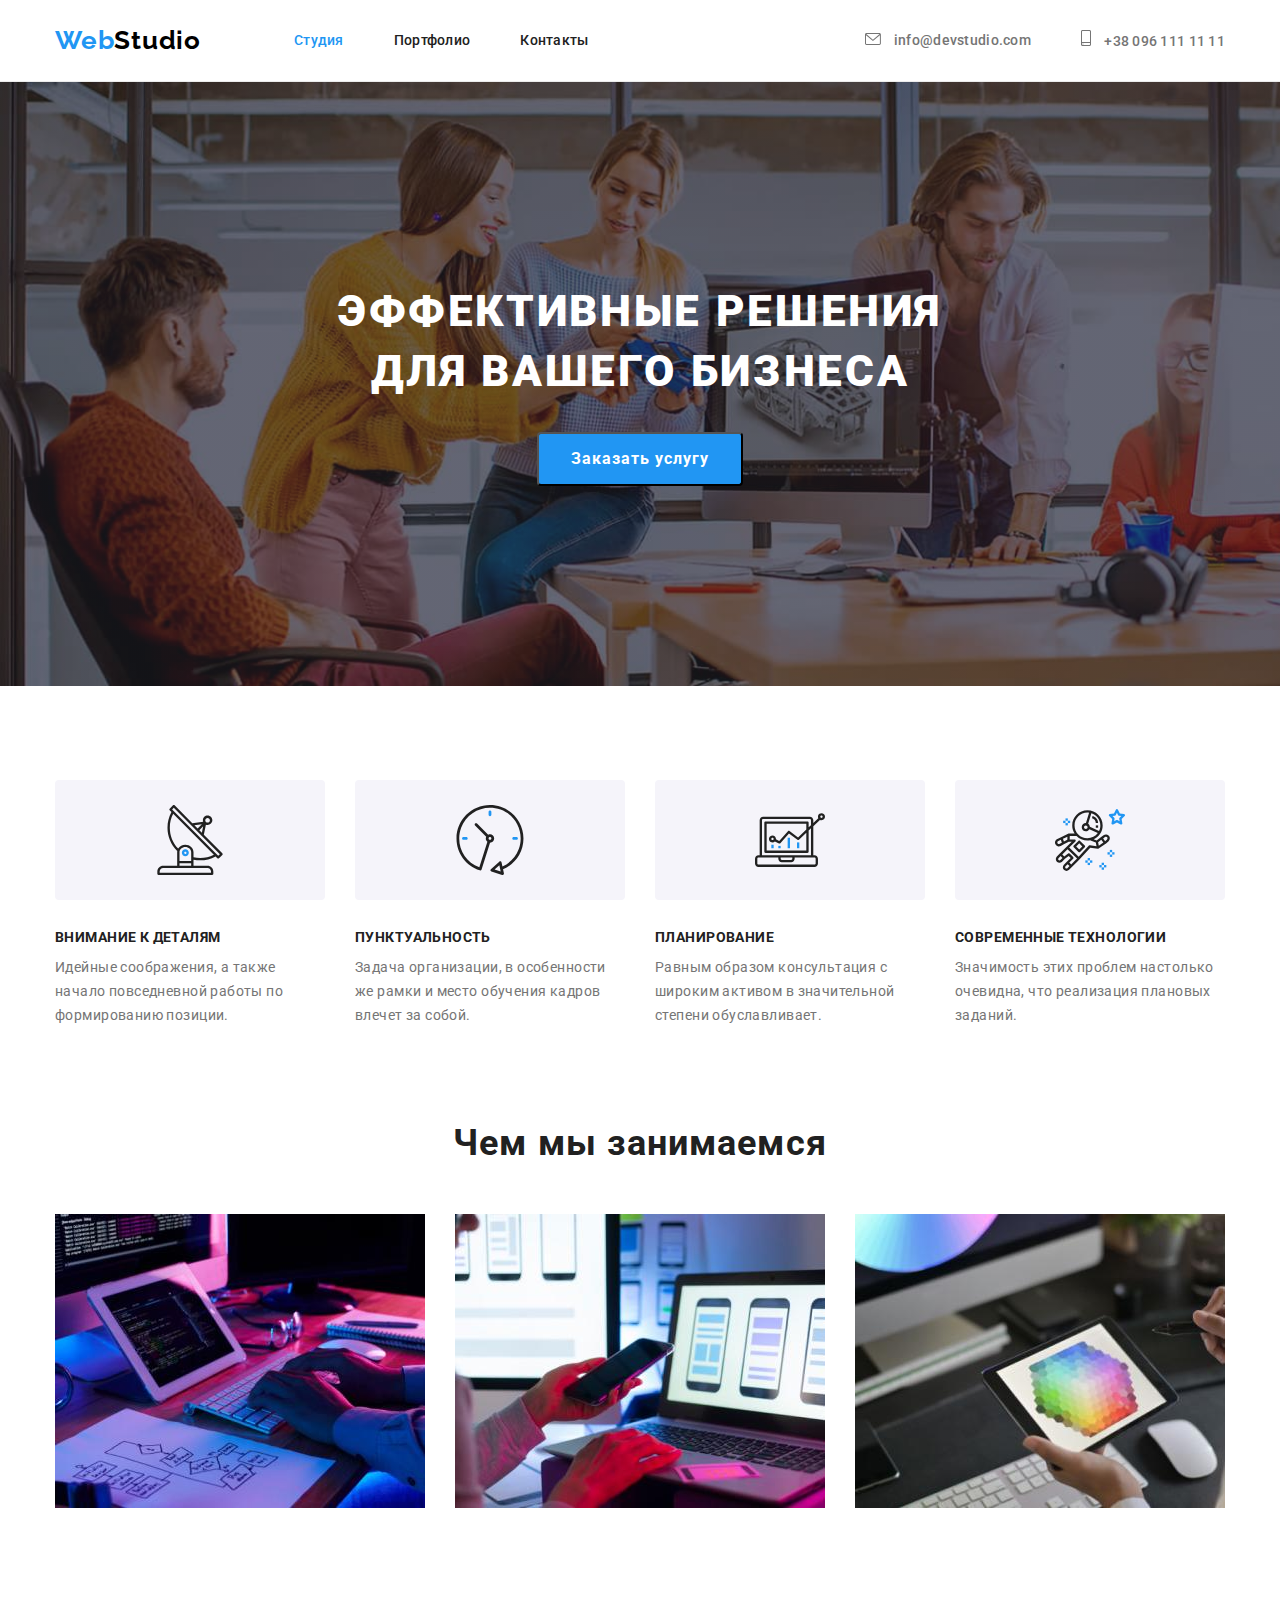
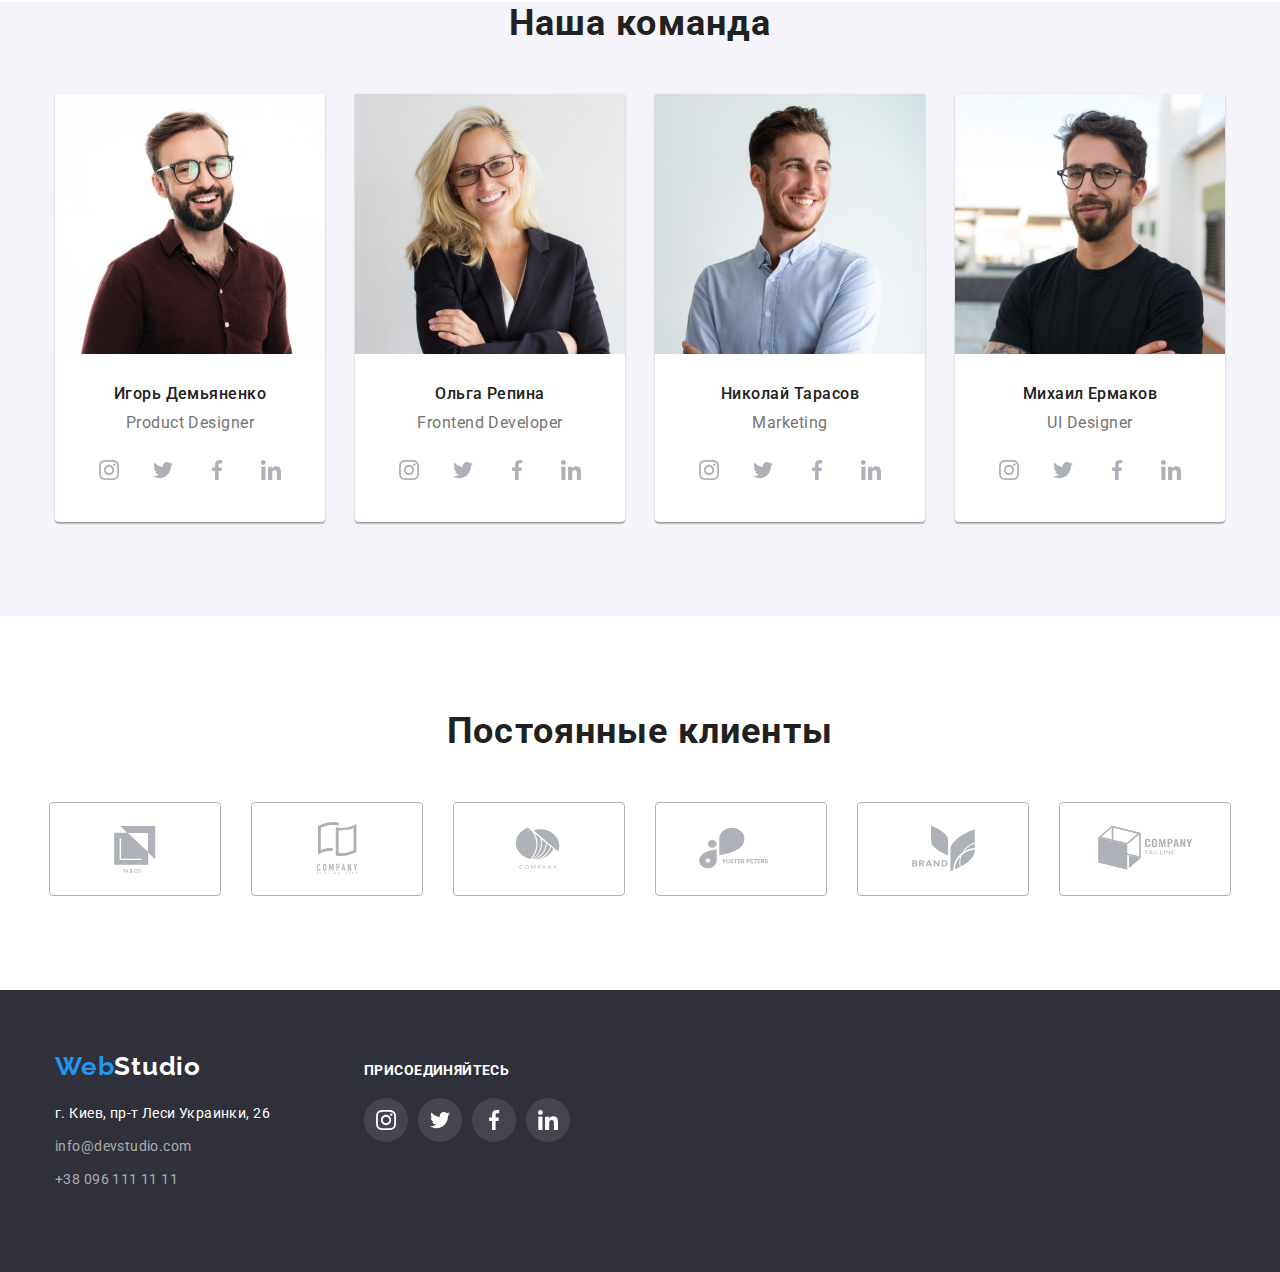
<file: index.html>
<!DOCTYPE html>
<html lang="ru">
<head>
    <meta charset="UTF-8">
    <meta http-equiv="X-UA-Compatible" content="IE=edge">
    <meta name="viewport" content="width=device-width, initial-scale=1.0">
    <title>homework4</title>
    <link rel="stylesheet" href="https://cdnjs.cloudflare.com/ajax/libs/modern-normalize/1.1.0/modern-normalize.css" integrity="sha512-Y0MM+V6ymRKN2zStTqzQ227DWhhp4Mzdo6gnlRnuaNCbc+YN/ZH0sBCLTM4M0oSy9c9VKiCvd4Jk44aCLrNS5Q==" crossorigin="anonymous" referrerpolicy="no-referrer" />
    <link rel="preconnect" href="https://fonts.googleapis.com">
    <link rel="preconnect" href="https://fonts.gstatic.com" crossorigin>
    <link href="https://fonts.googleapis.com/css2?family=Raleway:wght@700&family=Roboto:wght@400;500;700;900&display=swap" rel="stylesheet">
    <link rel="stylesheet" href="css/styles.css">
</head>

<body>
<!-- header -->
    <header class="top-line">
        <div class="container header-container">
        <nav class="navigation">
            <a href="./index.html" class="web-studio link">Web<span class="studio-up">Studio</span></a>

            <ul class="menu-nav list">
                <li class="menu-nav-item"><a href="./index.html" class=" menu-nav-link link current">Студия</a></li>
                <li class="menu-nav-item"><a href="./portfolio.html" class=" menu-nav-link link ">Портфолио</a></li>
                <li class="menu-nav-item"><a href="" class="menu-nav-link link">Контакты</a></li>
            </ul>
        </nav>
        <ul class="list headrer-contacts">
            <li class="contact-item"><a href="mailto:info@devstudio.com" class="contact-link link"> 
                <svg class="contact-item-icon" width="16px" height="12px">
                    <use href="./images/sprite.svg#icon-envelope"></use>
                </svg>
                <span lang="en">info@devstudio.com</span></a></li>
            <li class="contact-item"><a href="tel:+380961111111" class="contact-link link">
                <svg class="contact-item-icon" width="10px" height="16px">
                    <use href="./images/sprite.svg#icon-smartphone"></use>
                </svg>
                <span>+38 096 111 11 11</span></a></li>
        </ul>
    </div>
    </header>

    <!-- Основа -->
    <main>
            <!-- Шапка -->
            <section class="hero-section ">
                <div class="container ">
                    <h1 class="hero-title">Эффективные решения <br />
                        для вашего бизнеса</h1>
                    <button type="button" class="hero-button">Заказать услугу </button>
                </div>
            </section>
                <!-- Особености -->
        <section class="section features-section">      
            <div class="container">
                <!-- <h2></h2> -->
                <ul class="list features"> 
                    <li class="item">
                        <div class="features-icon-box">
                        <svg class="features-icon" width="70px" height="70">
                            <use href="./images/sprite.svg#icon-antenna"></use>
                        </svg>
                        </div>
                        <h3 class="title-features">Внимание к деталям</h3>
                        <p class="features-text">Идейные соображения, а также начало повседневной работы по формированию позиции.</p>
                    </li>
                    <li class="item">
                        <div class="features-icon-box">
                        <svg class="features-icon" width="70px" height="70">
                            <use href="./images/sprite.svg#icon-clock"></use>
                        </svg>
                        </div>
                        <h3 class="title-features">Пунктуальность</h3>
                        <p class="features-text">Задача организации, в особенности же рамки и место обучения кадров влечет за собой.</p>
                    </li>
                    <li class="item">
                        <div class="features-icon-box">
                        <svg class="features-icon" width="70px" height="70">
                            <use href="./images/sprite.svg#icon-diagram"></use>
                        </svg>
                        </div>
                        <h3 class="title-features">Планирование</h3>
                        <p class="features-text">Равным образом консультация с широким активом в значительной степени обуславливает.</p>
                    </li>
                    <li class="item">
                        <div class="features-icon-box">
                        <svg class="features-icon" width="70px" height="70">
                            <use href="./images/sprite.svg#icon-astronaut"></use>
                        </svg>
                        </div>
                        <h3 class="title-features">Современные технологии</h3>
                        <p class="features-text">Значимость этих проблем настолько очевидна, что реализация плановых заданий.</p>
                    </li>
                </ul>
        </div>
         </section>
        <!-- Чем мы занимаеся -->
        <section class="section">
            <div class="container">
                <h2 class="section-title">Чем мы занимаемся</h2>
                <ul class="list about-list">
                    <li class="item"><img src="./images/box1.jpg" alt="кодинг на IPad" width="370" /></li>
                    <li class="item"><img src="./images/box2.jpg" alt="верстка для IPhone" width="370"/></li>
                    <li class="item"><img src="./images/box3.jpg" alt="палитра на IPad" width="370"/></li>
                </ul>
            </div>
        </section>
        <!-- Наша команда -->
        <section class="team-section section">
            <div class="container">
                <h2 class="section-title">Наша команда</h2>
                <ul class="list team-list">
                    <li class="team-card"><img src="./images/igor.jpg" alt="Игорь Демьяненко" width="270"/>
                        <div class="member-description">
                            <h4 class="member-name">Игорь Демьяненко</h4>
                            <p class="member-position" lang="en">Product Designer</p>
                            <ul class="social-list">
                                <li class="social-list-item list">
                                    <a href="" class="social-list-link">
                                        <svg class="social-list-icon" width="20" height="20">
                                            <use href="./images/sprite.svg#icon-instagram"></use>
                                        </svg>
                                    </a>
                                    </li>
                                <li class="social-list-item list">
                                    <a class="social-list-link" href="">
                                        <svg class="social-list-icon" width="20" height="20">
                                            <use href="./images/sprite.svg#icon-twitter"></use>
                                        </svg>
                                    </a>
                                    </li>
                                <li class="social-list-item list">
                                    <a href="" class="social-list-link">
                                        <svg class="social-list-icon" width="20" height="20">
                                            <use href="./images/sprite.svg#icon-facebook"></use>
                                        </svg>
                                </a>
                                </li>
                                <li class="social-list-item list">
                                    <a href="" class="social-list-link">
                                        <svg class="social-list-icon" width="20" height="20">
                                            <use href="./images/sprite.svg#icon-linkedin"></use>
                                        </svg>
                                    </a>
                                </li>
                            </ul>
                        </div>
                    </li>
                    <li class="team-card"><img src="./images/olga.jpg" alt="Ольга Репина" width="270"/>
                        <div class="member-description">
                            <h4 class="member-name">Ольга Репина</h4>   
                            <p class="member-position" lang="en">Frontend Developer</p>
                            <ul class="social-list">
                                <li class="social-list-item list">
                                    <a href="" class="social-list-link">
                                        <svg class="social-list-icon" width="20" height="20">
                                            <use href="./images/sprite.svg#icon-instagram"></use>
                                        </svg>
                                    </a>
                                 </li>                                        
                                <li class="social-list-item list">
                                    <a class="social-list-link" href="" >
                                        <svg class="social-list-icon" width="20" height="20">
                                            <use href="./images/sprite.svg#icon-twitter"></use>
                                        </svg>
                                     </a>
                                 </li>
                                <li class="social-list-item list">
                                    <a href="" class="social-list-link">
                                        <svg class="social-list-icon" width="20" height="20">
                                            <use href="./images/sprite.svg#icon-facebook"></use>
                                        </svg>
                                    </a>
                                    </li>
                                <li class="social-list-item list">
                                    <a href="" class="social-list-link">
                                        <svg class="social-list-icon" width="20" height="20">
                                            <use href="./images/sprite.svg#icon-linkedin"></use>
                                        </svg>
                                    </a></li>
                            </ul>
                        </div>
                    </li>
                    <li class="team-card"><img src="./images/nikola.jpg" alt="Николай Тарасов" width="270"/>
                        <div class="member-description">
                            <h4 class="member-name">Николай Тарасов</h4>
                            <p class="member-position" lang="en">Marketing</p>
                <ul class="social-list">
                    <li class="social-list-item list">
                        <a href="" class="social-list-link">
                            <svg class="social-list-icon" width="20" height="20">
                                <use href="./images/sprite.svg#icon-instagram"></use>
                            </svg>
                        </a>
                    </li>
                    <li class="social-list-item list">
                        <a class="social-list-link" href="">
                            <svg class="social-list-icon" width="20" height="20">
                                <use href="./images/sprite.svg#icon-twitter"></use>
                            </svg>
                        </a>
                    </li>
                    <li class="social-list-item list">
                        <a href="" class="social-list-link">
                            <svg class="social-list-icon" width="20" height="20">
                                <use href="./images/sprite.svg#icon-facebook"></use>
                            </svg>
                        </a>
                    </li>
                    <li class="social-list-item list">
                        <a href="" class="social-list-link">
                            <svg class="social-list-icon" width="20" height="20">
                                <use href="./images/sprite.svg#icon-linkedin"></use>
                            </svg>
                        </a>
                    </li>
                            </ul>
                        </div>
                    </li>
                    <li class="team-card"><img src="./images/michael.jpg" alt="Михаил Ермаков" width="270"/>
                        <div class="member-description">
                            <h4 class="member-name">Михаил Ермаков</h4>
                            <p class="member-position" lang="en">UI Designer</p>
                <ul class="social-list">
                    <li class="social-list-item list">
                        <a href="" class="social-list-link">
                            <svg class="social-list-icon" width="20" height="20">
                                <use href="./images/sprite.svg#icon-instagram"></use>
                            </svg>
                        </a>
                    </li>
                    <li class="social-list-item list">
                        <a class="social-list-link" href="">
                            <svg class="social-list-icon" width="20" height="20">
                                <use href="./images/sprite.svg#icon-twitter"></use>
                            </svg>
                        </a>
                    </li>
                    <li class="social-list-item list">
                        <a href="" class="social-list-link">
                            <svg class="social-list-icon" width="20" height="20">
                                <use href="./images/sprite.svg#icon-facebook"></use>
                            </svg>
                        </a>
                    </li>
                    <li class="social-list-item list">
                        <a href="" class="social-list-link">
                            <svg class="social-list-icon" width="20" height="20">
                                <use href="./images/sprite.svg#icon-linkedin"></use>
                            </svg>
                        </a>
                    </li>
                            </ul>
                        </div>
                    </li>

                </ul>
        </div>
        </section>

<!-- Постоянные клиенты -->
        <section class="client-section section">
            <div class="container">
                <h2 class="section-title">Постоянные клиенты</h2>
                <ul class="list client-list">
                    <li class="client-list-item">
                    <a href="" class="client-list-link">
                        <svg class="client-list-icon" width="170" height="92">
                            <use href="./images/sprite.svg#icon-Client_1"></use>
                        </svg></a></li>
                    <li class="client-list-item">
                    <a href="" class="client-list-link">
                        <svg class="client-list-icon" width="170" height="92">
                            <use href="./images/sprite.svg#icon-Client_2"></use>
                        </svg></a></li>
                    <li class="client-list-item">
                    <a href="" class="client-list-link">
                        <svg class="client-list-icon" width="170" height="92">
                            <use href="./images/sprite.svg#icon-Client_3"></use>
                        </svg></a></li>
                    <li class="client-list-item">
                    <a href="" class="client-list-link">
                        <svg class="client-list-icon" width="170" height="92">
                            <use href="./images/sprite.svg#icon-Client_4"></use>
                        </svg></a></li>
                    <li class="client-list-item">
                    <a href="" class="client-list-link">
                        <svg class="client-list-icon" width="170" height="92">
                            <use href="./images/sprite.svg#icon-Client_5"></use>
                        </svg></a></li>
                    <li class="client-list-item">
                    <a href="" class="client-list-link">
                        <svg class="client-list-icon" width="170" height="92">
                            <use href="./images/sprite.svg#icon-Client_6"></use>
                        </svg></a></li>
                </ul>
            </div>
        </section>


    </main>
<!-- Футер -->
    <footer class="footer">
        <div class="container navi-footer">
            <div class="web-studio-footer">   
            <address class="adress">
            <ul class="list">
                <li class="web-studio-down"><a href="./index.html" class="web-studio  link">Web<span class="studio-down" lang="en">Studio</span></a></li>
                <li class="adress-item">
                    <a href="https://goo.gl/maps/PEtUD6FRup9HMeJw8" class="map-link link">г. Киев, пр-т Леси Украинки, 26</a>
                </li>
                <li class="adress-item"><a href="mailto:info@devstudio.com" class="contacts link" lang="en">info@devstudio.com</a></li>
                <li class="adress-item"><a href="tel:+380961111111" class="contacts link">+38 096 111 11 11</a></li>
            </ul>
            </address>
        </div>
            <div class="footer-social"><p class="footer-social-title"> присоединяйтесь</p>
            <ul class="social-list"> 
                <li class="social-list-item list">
                    <a href="" class="footer-social-link social-list-link">
                        <svg class="footer-social-icon social-list-icon" width="20" height="20">
                            <use href="./images/sprite.svg#icon-instagram"></use>
                        </svg>
                    </a>
                </li>
                <li class="social-list-item list">
                    <a class="footer-social-link social-list-link" href="">
                        <svg class="footer-social-icon social-list-icon" width="20" height="20">
                            <use href="./images/sprite.svg#icon-twitter"></use>
                        </svg>
                    </a>
                </li>
                <li class="social-list-item list">
                    <a href="" class="footer-social-link social-list-link">
                        <svg class="footer-social-icon social-list-icon" width="20" height="20">
                            <use href="./images/sprite.svg#icon-facebook"></use>
                        </svg>
                    </a>
                </li>
                <li class="social-list-item list">
                    <a href="" class="footer-social-link social-list-link">
                        <svg class="footer-social-icon social-list-icon" width="20" height="20">
                            <use href="./images/sprite.svg#icon-linkedin"></use>
                        </svg>
                    </a>
                </li>
            </ul>
        </div>
    </div>

    </footer>

</body>
</html>
</file>
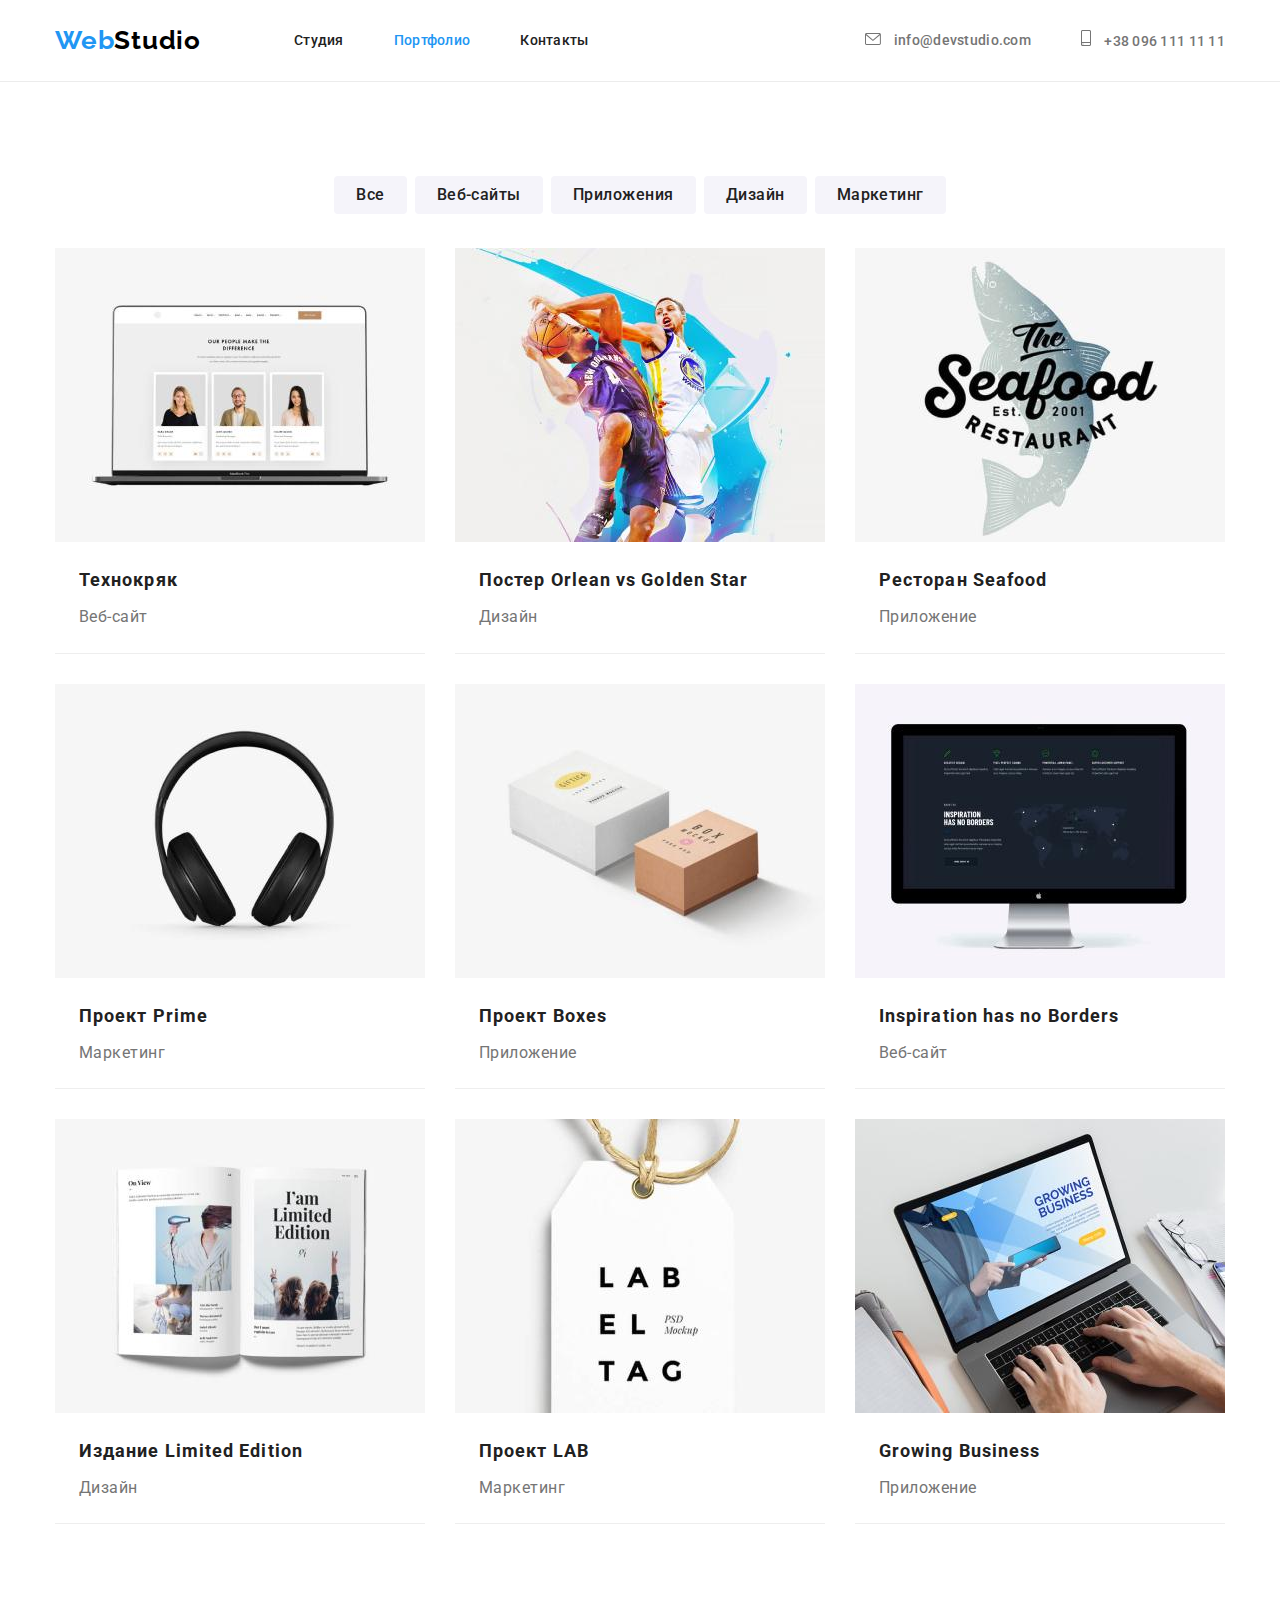
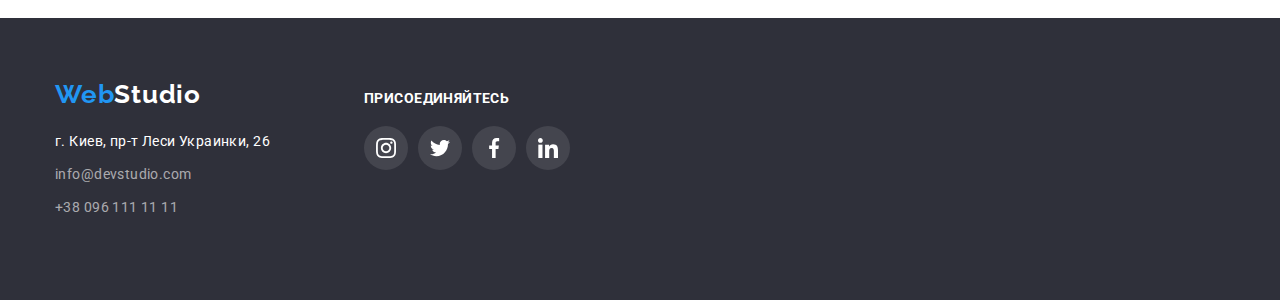
<file: portfolio.html>
<!DOCTYPE html>
<html lang="ru">
<head>
    <meta charset="UTF-8">
    <meta http-equiv="X-UA-Compatible" content="IE=edge">
    <meta name="viewport" content="width=device-width, initial-scale=1.0">
    <title>homework4</title>
    <link rel="stylesheet" href="https://cdnjs.cloudflare.com/ajax/libs/modern-normalize/1.1.0/modern-normalize.css" integrity="sha512-Y0MM+V6ymRKN2zStTqzQ227DWhhp4Mzdo6gnlRnuaNCbc+YN/ZH0sBCLTM4M0oSy9c9VKiCvd4Jk44aCLrNS5Q==" crossorigin="anonymous" referrerpolicy="no-referrer" />
    <link rel="preconnect" href="https://fonts.googleapis.com">
    <link rel="preconnect" href="https://fonts.gstatic.com" crossorigin>
    <link href="https://fonts.googleapis.com/css2?family=Raleway:wght@700&family=Roboto:wght@400;500;700;900&display=swap" rel="stylesheet">
    <link rel="stylesheet" href="css/styles.css">

</head>

<body>
<!-- header -->
    <header class="top-line">
        <div class="container header-container">
            <nav class="navigation">
                <a href="./index.html" class="web-studio link">Web<span class="studio-up">Studio</span></a>
    
                <ul class="menu-nav list">
                    <li class="menu-nav-item"><a href="./index.html" class=" menu-nav-link link">Студия</a></li>
                    <li class="menu-nav-item"><a href="./portfolio.html" class=" menu-nav-link link current">Портфолио</a></li>
                    <li class="menu-nav-item"><a href="" class="menu-nav-link link">Контакты</a></li>
                </ul>
            </nav>
            <ul class="list headrer-contacts">
                <li class="contact-item"><a href="mailto:info@devstudio.com" class="contact-link link">
                        <svg class="contact-item-icon" width="16px" height="12px">
                            <use href="./images/sprite.svg#icon-envelope"></use>
                        </svg>
                        <span lang="en">info@devstudio.com</span></a></li>
                <li class="contact-item"><a href="tel:+380961111111" class="contact-link link">
                        <svg class="contact-item-icon" width="10px" height="16px">
                            <use href="./images/sprite.svg#icon-smartphone"></use>
                        </svg>
                        <span>+38 096 111 11 11</span></a></li>
            </ul>
        </div>
    </header>

    <!-- Основа -->
    <main>
        <section class="section">
            <div class="container">
            <!-- Фильтр -->
                <ul class="list filter-buttons">
                    <li class="filter-button-item"><button type="button" class="filter-button">Все</button></li>
                    <li class="filter-button-item"><button type="button" class="filter-button">Веб-сайты</button></li>
                    <li class="filter-button-item"><button type="button" class="filter-button">Приложения</button></li>
                    <li class="filter-button-item"><button type="button" class="filter-button">Дизайн</button></li>
                    <li class="filter-button-item"><button type="button" class="filter-button">Маркетинг</button></li>
                </ul>
            
           <!-- Наполнение -->
                  <ul class="projects list">
                    <li class="project-card"><a class="project-link link" href=""><img src="./images/techcrack.jpg" alt="macbook" width="370"/>
                        <div class="project-description">
                        <h4 class="project-name">Технокряк</h4>
                        <p class="project-position">Веб-сайт</p>
                        </div>
                    </a>
                    </li>
                    <li class="project-card"><a class="project-link link" href=""><img src="./images/basketball.jpg" alt="basketball" width="370"/>
                        <div class="project-description">
                        <h4 class="project-name">Постер <span lang="en"> Orlean vs Golden Star</span></h4>
                        <p class="project-position">Дизайн</p>
                        </div>
                    </a>
                    </li>
                    <li class="project-card"><a class="project-link link" href=""><img src="./images/seafood.jpg" alt="restauran logo" width="370"/>
                        <div class="project-description">
                        <h4 class="project-name">Ресторан <span lang="en">Seafood</span></h4>
                        <p class="project-position">Приложение</p>
                        </div>
                    </a>
                    </li>
                    <li class="project-card"><a class="project-link link" href=""><img src="./images/prime.jpg" alt="phones" width="370"/>
                        <div class="project-description">
                        <h4 class="project-name">Проект <span lang="en">Prime</span></h4>
                        <p class="project-position">Маркетинг</p>
                        </div>
                    </a>
                    </li>
                    <li class="project-card"><a class="project-link link" href=""><img src="./images/boxes.jpg" alt="boxes" width="370"/>
                        <div class="project-description">
                        <h4 class="project-name">Проект <span lang="en">Boxes</span></h4>
                        <p class="project-position">Приложение</p>
                        </div>
                    </a>
                    </li>
                    <li class="project-card"><a class="project-link link" href=""><img src="./images/border.jpg" alt="imac" width="370"/>
                        <div class="project-description">
                        <h4 class="project-name" lang="en">Inspiration has no Borders</h4>
                        <p class="project-position">Веб-сайт</p>
                        </div>
                    </a>
                    </li>
                    <li class="project-card"><a class="project-link link" href=""><img src="./images/limitededition.jpg" alt="book" width="370"/>
                        <div class="project-description">
                        <h4 class="project-name"> Издание <span lang="en">Limited Edition</span></h4>
                        <p class="project-position">Дизайн</p>
                        </div>
                    </a>
                    </li>
                    <li class="project-card"><a class="project-link link" href=""><img src="./images/lab.jpg" alt="lable" width="370"/>
                        <div class="project-description">
                        <h4 class="project-name">Проект <span lang="en">LAB</span></h4>
                        <p class="project-position">Маркетинг</p>
                        </div>
                    </a>
                    </li>
                    <li class="project-card"><a class="project-link link" href=""></a><img src="./images/growing.jpg" alt="growing business" width="370"/>
                        <div class="project-description">
                        <h4 class="project-name" lang="en">Growing Business</h4>
                        <p class="project-position">Приложение</p>
                        </div>
                    </li>

                 </ul>
            </div>
        </section>
         
    </main>
<!-- Футер -->
    <footer class="footer">
        <div class="container navi-footer">
            <div class="web-studio-footer">
                <address class="adress">
                    <ul class="list">
                        <li class="web-studio-down"><a href="./index.html" class="web-studio  link">Web<span
                                    class="studio-down" lang="en">Studio</span></a></li>
                        <li class="adress-item">
                            <a href="https://goo.gl/maps/PEtUD6FRup9HMeJw8" class="map-link link">г. Киев, пр-т Леси
                                Украинки, 26</a>
                        </li>
                        <li class="adress-item"><a href="mailto:info@devstudio.com" class="contacts link"
                                lang="en">info@devstudio.com</a></li>
                        <li class="adress-item"><a href="tel:+380961111111" class="contacts link">+38 096 111 11 11</a></li>
                    </ul>
                </address>
            </div>
            <div class="footer-social">
                <p class="footer-social-title"> присоединяйтесь</p>
                <ul class="social-list">
                    <li class="social-list-item list">
                        <a href="" class="footer-social-link social-list-link">
                            <svg class="footer-social-icon social-list-icon" width="20" height="20">
                                <use href="./images/sprite.svg#icon-instagram"></use>
                            </svg>
                        </a>
                    </li>
                    <li class="social-list-item list">
                        <a class="footer-social-link social-list-link" href="">
                            <svg class="footer-social-icon social-list-icon" width="20" height="20">
                                <use href="./images/sprite.svg#icon-twitter"></use>
                            </svg>
                        </a>
                    </li>
                    <li class="social-list-item list">
                        <a href="" class="footer-social-link social-list-link">
                            <svg class="footer-social-icon social-list-icon" width="20" height="20">
                                <use href="./images/sprite.svg#icon-facebook"></use>
                            </svg>
                        </a>
                    </li>
                    <li class="social-list-item list">
                        <a href="" class="footer-social-link social-list-link">
                            <svg class="footer-social-icon social-list-icon" width="20" height="20">
                                <use href="./images/sprite.svg#icon-linkedin"></use>
                            </svg>
                        </a>
                    </li>
                </ul>
            </div>
        </div>
    
    </footer>

</body>
</html>
</file>
<file: css/styles.css>
:root {
    --primary-font-family: "Roboto", sans-serif;
    --primary-text-color-ligth: #212121; 
    --secondary-text-color-ligth: #757575; 
    --primery-color-icon: #AFB1B8;
    --primary-text-color-dark: #FFFFFF; 
    --focus-color: #2196F3;
}

body {
    font-family: var(--primary-font-family);
    position: relative;
    max-width: 1600px;
    /* height: 2349px; */
    background: #FFFFFF;
    color: var(--primary-text-color-ligth);
}

h1,
h2,
h3,
h4,
h5,
h6,
p {
  margin-top: 0;
  margin-bottom: 0;
}

ul,
ol {
  margin-top: 0;
  margin-bottom: 0;
  padding-left: 0;
}

img {
  display: block;
  width: 100%;
  height: auto;
}

.list{
    list-style: none;
}

.link {
    text-decoration: none;
}


.section {
    padding-top: 94px;
    padding-bottom: 94px;
  }
  
  .container {
    width: 1200px;
    padding-left: 15px;
    padding-right: 15px;
    margin-left: auto;  
    margin-right: auto;
  }

  .item:not(:last-child){
    margin-right: 30px;
  }

  /* .menu-nav-link .link.current {
    color: var(--focus-color);
} */

 .social-list {
  display: flex;
  justify-content: center;
}

.social-list-link {
  display: flex;
  align-items: center;
  justify-content: center;
  width: 44px;
  height: 44px;
  background-color: #ffffff;
  border-radius: 50%;
}

/* .social-list-link:hover,
.social-list-link:focus{
    background-color: #188CE8;
    fill: var(--primary-text-color-dark);
} */

.social-list-link:hover,
.social-list-link:focus {
  background-color:var(--focus-color);
}
.social-list-link:hover .social-list-icon,
.social-list-link:focus .social-list-icon {
  fill: var(--primary-text-color-dark);
}

.social-list-item:not(:last-child){
margin-right: 10px;
}


/* ========header======= */
.top-line{
    padding-top: 24px;
    padding-bottom: 25px;
    border-bottom: 1px solid #ECECEC;
}

.header-container{
    display: flex;
    align-items: center;
    
}

.navigation{
    display: flex;
    align-items: center;  
}

.web-studio {
    margin-right: 93px;
    font-family: "Raleway";
    font-weight: 700;
    font-size: 26px;
    font-style: normal;
    line-height: 1.24;
    letter-spacing: 0.03em;
    color: var(--focus-color);
}

.studio-up {
    font-family: "Raleway";
    font-weight: 700;
    font-size: 26px;
    line-height: 1.24;
    letter-spacing: 0.03em;
    color: #000000; 
}

.menu-nav {
    display: flex;
    align-items: center; 
}

.menu-nav .link.current{
    color: var(--focus-color);
}

.menu-nav-item:not(:last-child){ 
    margin-right: 50px;
}

.menu-nav-link {
    font-weight: 500;
    font-size: 14px;
    line-height: 1.14;
    letter-spacing: 0.02em;
    color: var(--primary-text-color-ligth);
}

/* .current {
    color: #2196F3;
} */

.menu-nav-link:hover,
.menu-nav-link:focus{
    color: var(--focus-color);
}


.headrer-contacts{
    display: flex;
    align-items: center; 
    justify-content: center;
    margin-left: auto;
}

.contact-item:not(:last-child){
    margin-right: 50px;
}

.contact-link {

font-weight: 500;
font-size: 14px;
line-height: 16px;
letter-spacing: 0.02em;
color: var(--secondary-text-color-ligth);
fill: var(--secondary-text-color-ligth);
}

.contact-item-icon{
    margin-right: 10px;
}

.contact-link:hover,
.contact-link:focus{
    color: var(--focus-color);
    fill: var(--focus-color);
}

/* =======end header======= */
/* ======STUDIO====== */
/* =======hero======= */
.hero-section{

    background-image: linear-gradient(
    rgba(47, 48, 58, 0.4),
    rgba(47, 48, 58, 0.4)),url(../images/hat.jpg) ;
    background-color: #2F303A;
    background-size: cover;
    padding-top: 200px;
    padding-bottom: 200px;
    /* max-width: 1600px; */
}

.hero-title {
    margin-bottom: 30px;
    font-weight: 900;
    font-size: 44px;
    line-height: 1.36;
    text-align: center;
    letter-spacing: 0.06em;
    text-transform: uppercase;
    color: var(--primary-text-color-dark);
    /* color: #000000; */
}

.hero-button{
    padding: 10px 32px;
    margin-left: auto;
    margin-right: auto;
    /* margin-bottom: 200px; */
    background-color: #2196F3;
    font-family: var(--primary-font-family);
    font-weight:700;
    font-size: 16px;
    line-height:1.88;
    display: flex;
    align-items: center;
    text-align: center;
    letter-spacing: 0.06em;
    color: var(--primary-text-color-dark);
    border-radius: 4px;
    cursor: pointer;
}

.hero-button:hover{
    background: #188CE8;
}
.hero-button:focus{
    background: #188CE8;
}
/* ======end hero====== */
/* ======features====== */
.features-section{
    padding-bottom: 0;
}

.features{
    display: flex;
}

.features-icon-box{
    display: flex;
    background: #F5F4FA;
    border-radius: 4px;
    width: 270px;
    height: 120px;
    align-items: center;
    justify-content: center;
    margin-bottom: 30px;
    /* padding: 102 25; */
}

.title-features{
    margin-bottom: 10px;
    font-weight: 700;
    font-size: 14px;
    line-height: 1.14;
    letter-spacing: 0.03em;
    text-transform: uppercase;
    color: var(--primary-text-color-ligth);
}

.features-text{
    font-weight: normal;
    font-size: 14px;
    line-height:1.71;
    letter-spacing: 0.03em;
    color: var(--secondary-text-color-ligth);
}
/* =====end features===== */

/* =====about====== */
.about-list{
    display: flex;
}

.section-title{
    margin-bottom: 50px;
    font-weight: 700;
    font-size: 36px;
    line-height: 1.17;
    text-align: center;
    letter-spacing: 0.03em;
    color: var(--primary-text-color-ligth);
}

/* =====our team===== */
.team-section{
    padding-top: 0px;
    background-color: #F5F4FA;
    box-sizing: content-box;
}

.team-list{
    display: flex;
    /* flex-wrap: wrap; */
    margin-left: -30px;
    margin-top: -30px;
}

.team-card{
    margin-left: 30px;
    margin-top: 30px;
    flex-basis: calc((100% - 120) / 4);
    background: #FFFFFF;   
    box-shadow: 0px 1px 3px rgba(0, 0, 0, 0.12), 0px 1px 1px rgba(0, 0, 0, 0.14), 0px 2px 1px rgba(0, 0, 0, 0.2);
    border-radius: 0px 0px 4px 4px; 
}

.member-description{
    margin-top: 30px;
    margin-bottom: 30px;
}

.member-name{
    /* margin-top: 30px; */
    margin-bottom: 10px;
    font-weight: 500;
    font-size: 16px;
    line-height: 1.19;
    text-align: center;
    letter-spacing: 0.03em;
    color: var(--primary-text-color-ligth);
}

.member-position{
    margin-bottom: 16px;
    font-weight: 400;
    font-size: 16px;
    line-height: 1.19;
    text-align: center;
    letter-spacing: 0.03em;
    color: var(--secondary-text-color-ligth);
}

.social-list-icon{
    fill: var(--primery-color-icon);
}

/* ======end our team====== */
/* ======clients====== */

.client-list{
    display: flex;
    /* flex-wrap: wrap; */
    /* margin-left: -30px;
    margin-top: -30px; */
    justify-content: center;
}

.client-list-item:not(:last-child){
    margin-right: 30px;

}

.client-list-link{
    display: flex;
    border: 1px solid #AFB1B8;
    box-sizing: border-box;
    border-radius: 4px; 
}

.client-list-link:hover,
.client-list-link:focus{
    border: 1px solid var(--focus-color);
}

.client-list-icon{ 
    fill: var(--primery-color-icon);
}

.client-list-link:hover .client-list-icon,
.client-list-link:focus .client-list-icon{
     fill: var(--focus-color);
}

/* ======end clients====== */
/* ======END STUDIO====== */
/* ======PORTOLIO====== */
.filter-buttons{
    display: flex;
    justify-content: center;
    margin-bottom: 34px;
}

.filter-button-item:not(:last-child){
    margin-right: 8px;
}

.filter-button{
    padding: 6px 22px;
    margin-left: auto;
    margin-right: auto;
    border: none;
    background-color: #F5F4FA;
    font-family: Roboto;
    font-style: normal;
    font-weight: 500;
    font-size: 16px;
    line-height: 1.63;
    text-align: center;
    letter-spacing: 0.03em;
    color: var(--primary-text-color-ligth);
    border-radius: 4px;
    cursor: pointer;
}

.filter-button:focus,
.filter-button:hover{
background: #2196F3;
color: var(--primary-text-color-dark);
box-shadow: 0px 3px 1px rgba(0, 0, 0, 0.1), 0px 1px 2px rgba(0, 0, 0, 0.08), 0px 2px 2px rgba(0, 0, 0, 0.12);
}


.projects{ 
    display: flex;
    flex-wrap: wrap;
    margin-left: -30px;
    margin-top: -30px;
}

.project-card{
    margin-left: 30px;
    margin-top: 30px;
    flex-basis: calc((100% - 90) / 3);
    background: #FFFFFF;
    border-bottom: 1px solid #EEEEEE;
    box-sizing: border-box;
}

/* .project-card:hover,
.project-card:focus{
    box-shadow: 0px 1px 1px rgba(0, 0, 0, 0.12), 0px 4px 4px rgba(0, 0, 0, 0.06), 1px 4px 6px rgba(0, 0, 0, 0.16);
} */

.project-link {
    display: block;
}

.project-link:hover,
.project-link:focus {
    box-shadow: 0px 1px 1px rgba(0, 0, 0, 0.12), 0px 4px 4px rgba(0, 0, 0, 0.06), 1px 4px 6px rgba(0, 0, 0, 0.16);
}


.project-description{
    padding-left: 24px;
    padding-bottom: 20px;
    padding-top: 20px;
    text-align: left;
}

.project-name{
    margin-bottom: 4px;
    /* padding-left: 24px; */
    font-weight: 700;
    font-size: 18px;
    line-height: 2;
    letter-spacing: 0.06em;
    color: var(--primary-text-color-ligth);
}

.project-position{

    font-weight: 400;
    font-size: 16px;
    line-height: 1.89;
    letter-spacing: 0.03em;
    color: var(--secondary-text-color-ligth);
}    
/* ======footer====== */
.footer{
    padding-top: 60px;
    padding-bottom: 60px;
    background: #2F303A;
}

.navi-footer{
    display: flex;
}

.web-studio-footer{
    margin-bottom: 20px;
    margin-right: 70px;
    font-style: normal;
    
}
.studio-down{
    font-family: "Raleway";
    font-weight: bold;
    font-size: 26px;
    line-height: 1.19;
    letter-spacing: 0.03em;
    color: var(--primary-text-color-dark);
}

.adress{
    /* margin-top: 20px; */
} 

.map-link{
font-style: normal;
font-weight: 400;
font-size: 14px;
line-height: 1.71;
letter-spacing: 0.03em;
color: var(--primary-text-color-dark);
}

.map-link:hover{
    color: #188CE8;
}
.map-link:focus{
    color: #188CE8;
}

.web-studio-down{
    margin-bottom: 20px;
}

.adress-item:not(:last-child){
    margin-bottom: 9px;
}

.contacts {
font-style: normal;
font-weight: normal;
font-size: 14px;
line-height: 1.71;
letter-spacing: 0.03em;
color: rgba(255, 255, 255, 0.6);
}

.contacts:hover{
    color: #188CE8;
}
.contacts:focus{
    color: #188CE8;
}

.footer-social{
    padding-top: 12px;
    
}
.footer-social-title{
    font-family: Roboto;
font-style: normal;
font-weight: bold;
font-size: 14px;
line-height: 16px;
letter-spacing: 0.03em;
text-transform: uppercase;
margin-bottom: 20px;
color: var(--primary-text-color-dark);
}

.footer-social-link{
    background-color: rgba(255, 255, 255, 0.1);
}

.footer-social-icon{
    fill: var(--primary-text-color-dark);
}
</file>
